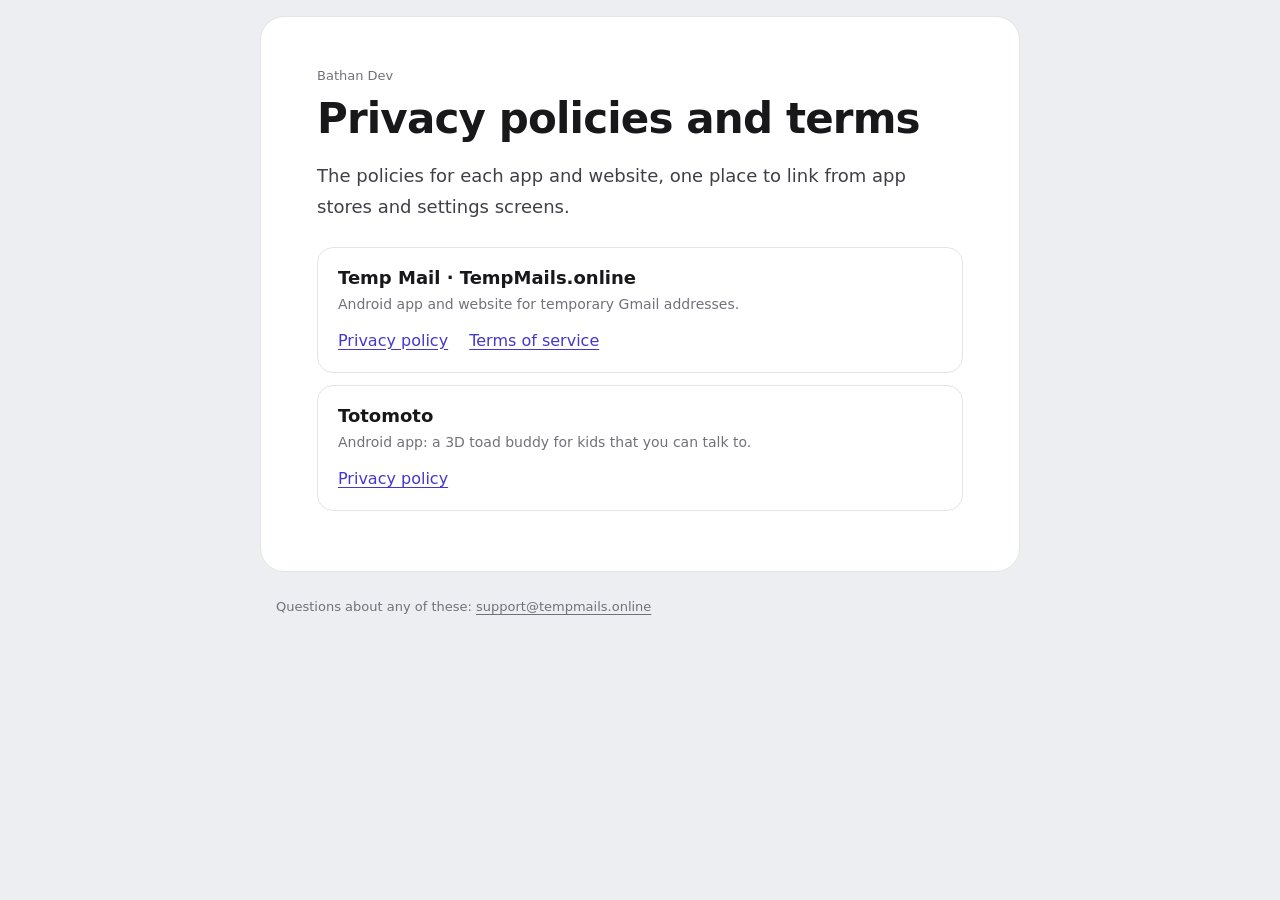
<file: index.html>
<!doctype html>
<html lang="en">
<head>
<meta charset="utf-8">
<meta name="viewport" content="width=device-width, initial-scale=1">
<title>Privacy policies and terms · Bathan Dev</title>
<meta name="description" content="Privacy policies and terms of service for the apps and websites made by Bathan Dev.">
<link rel="stylesheet" href="assets/style.css">
</head>
<body>
<main>
<p class="eyebrow">Bathan Dev</p>
<h1>Privacy policies and terms</h1>
<p class="intro">The policies for each app and website, one place to link from app stores and settings screens.</p>
<ul class="apps">
  <li>
    <h2>Temp Mail · TempMails.online</h2>
    <p>Android app and website for temporary Gmail addresses.</p>
    <a href="tempmails/privacy-policy.html">Privacy policy</a>
    <a href="tempmails/terms.html">Terms of service</a>
  </li>
  <li>
    <h2>Totomoto</h2>
    <p>Android app: a 3D toad buddy for kids that you can talk to.</p>
    <a href="totomoto/privacy-policy.html">Privacy policy</a>
  </li>
</ul>
</main>
<footer><p>Questions about any of these: <a href="mailto:support@tempmails.online">support@tempmails.online</a></p></footer>
</body>
</html>
</file>
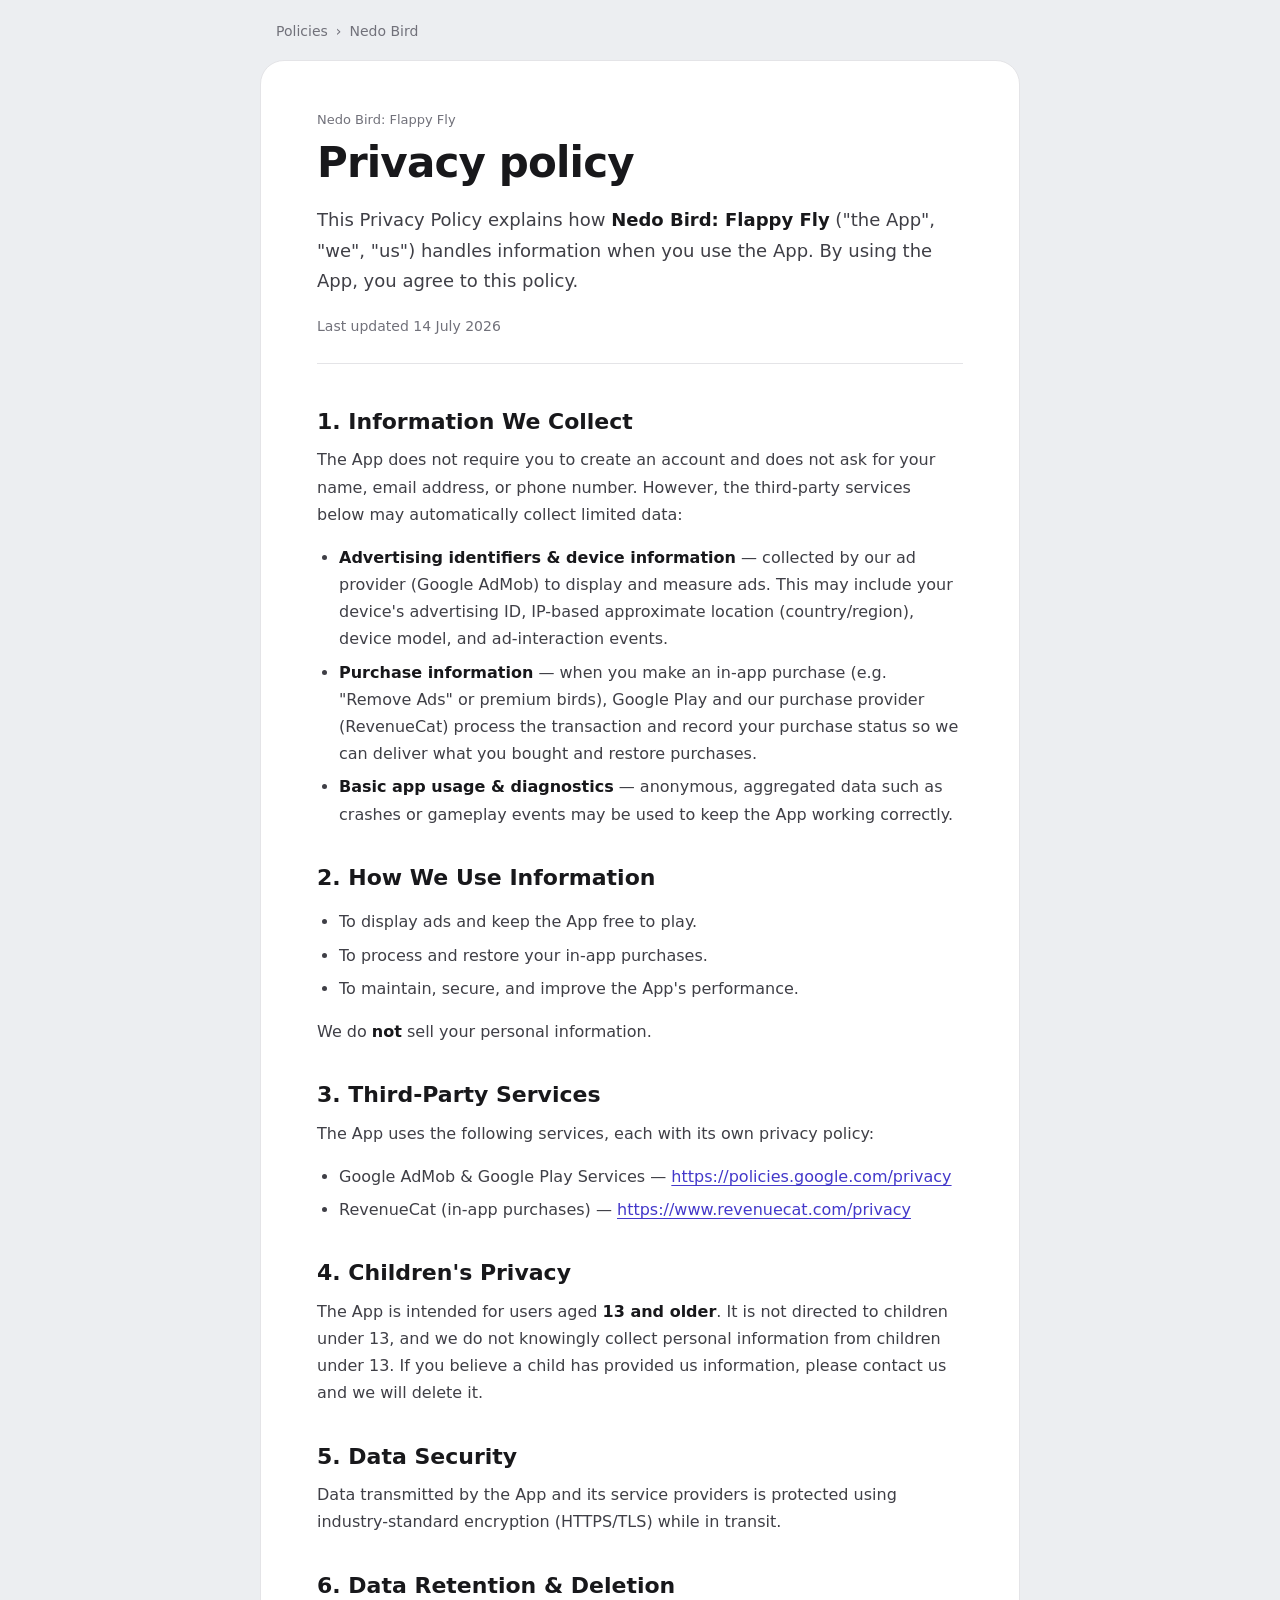
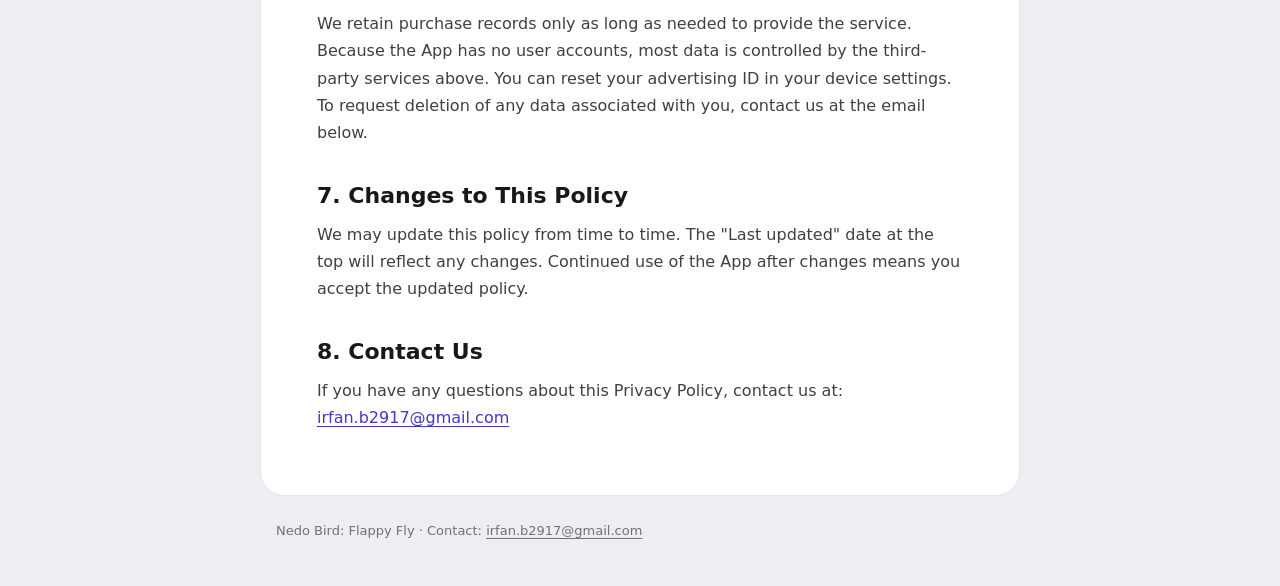
<file: nedobird/privacy-policy.html>
<!doctype html>
<html lang="en">
<head>
<meta charset="utf-8">
<meta name="viewport" content="width=device-width, initial-scale=1">
<title>Privacy policy · Nedo Bird: Flappy Fly</title>
<meta name="description" content="How Nedo Bird: Flappy Fly handles information when you use the App: no accounts, ads from Google AdMob, and in-app purchases through Google Play and RevenueCat.">
<link rel="stylesheet" href="../assets/style.css">
</head>
<body>
<header class="top"><a href="../index.html">Policies</a><span>›</span><span>Nedo Bird</span></header>
<main>
<p class="eyebrow">Nedo Bird: Flappy Fly</p>
<h1>Privacy policy</h1>
<p class="intro">This Privacy Policy explains how <strong>Nedo Bird: Flappy Fly</strong> ("the App", "we", "us") handles information when you use the App. By using the App, you agree to this policy.</p>
<p class="updated">Last updated <time datetime="2026-07-14">14 July 2026</time></p>
<article>
<h2>1. Information We Collect</h2>
<p>The App does not require you to create an account and does not ask for your name, email address, or phone number. However, the third-party services below may automatically collect limited data:</p>
<ul>
  <li><strong>Advertising identifiers &amp; device information</strong> — collected by our ad provider (Google AdMob) to display and measure ads. This may include your device's advertising ID, IP-based approximate location (country/region), device model, and ad-interaction events.</li>
  <li><strong>Purchase information</strong> — when you make an in-app purchase (e.g. "Remove Ads" or premium birds), Google Play and our purchase provider (RevenueCat) process the transaction and record your purchase status so we can deliver what you bought and restore purchases.</li>
  <li><strong>Basic app usage &amp; diagnostics</strong> — anonymous, aggregated data such as crashes or gameplay events may be used to keep the App working correctly.</li>
</ul>

<h2>2. How We Use Information</h2>
<ul>
  <li>To display ads and keep the App free to play.</li>
  <li>To process and restore your in-app purchases.</li>
  <li>To maintain, secure, and improve the App's performance.</li>
</ul>
<p>We do <strong>not</strong> sell your personal information.</p>

<h2>3. Third-Party Services</h2>
<p>The App uses the following services, each with its own privacy policy:</p>
<ul>
  <li>Google AdMob &amp; Google Play Services — <a href="https://policies.google.com/privacy" rel="noopener">https://policies.google.com/privacy</a></li>
  <li>RevenueCat (in-app purchases) — <a href="https://www.revenuecat.com/privacy" rel="noopener">https://www.revenuecat.com/privacy</a></li>
</ul>

<h2>4. Children's Privacy</h2>
<p>The App is intended for users aged <strong>13 and older</strong>. It is not directed to children under 13, and we do not knowingly collect personal information from children under 13. If you believe a child has provided us information, please contact us and we will delete it.</p>

<h2>5. Data Security</h2>
<p>Data transmitted by the App and its service providers is protected using industry-standard encryption (HTTPS/TLS) while in transit.</p>

<h2>6. Data Retention &amp; Deletion</h2>
<p>We retain purchase records only as long as needed to provide the service. Because the App has no user accounts, most data is controlled by the third-party services above. You can reset your advertising ID in your device settings. To request deletion of any data associated with you, contact us at the email below.</p>

<h2>7. Changes to This Policy</h2>
<p>We may update this policy from time to time. The "Last updated" date at the top will reflect any changes. Continued use of the App after changes means you accept the updated policy.</p>

<h2>8. Contact Us</h2>
<p>If you have any questions about this Privacy Policy, contact us at:<br>
<a href="mailto:irfan.b2917@gmail.com">irfan.b2917@gmail.com</a></p>
</article>
</main>
<footer>
<p>Nedo Bird: Flappy Fly · Contact: <a href="mailto:irfan.b2917@gmail.com">irfan.b2917@gmail.com</a></p>
</footer>
</body>
</html>
</file>
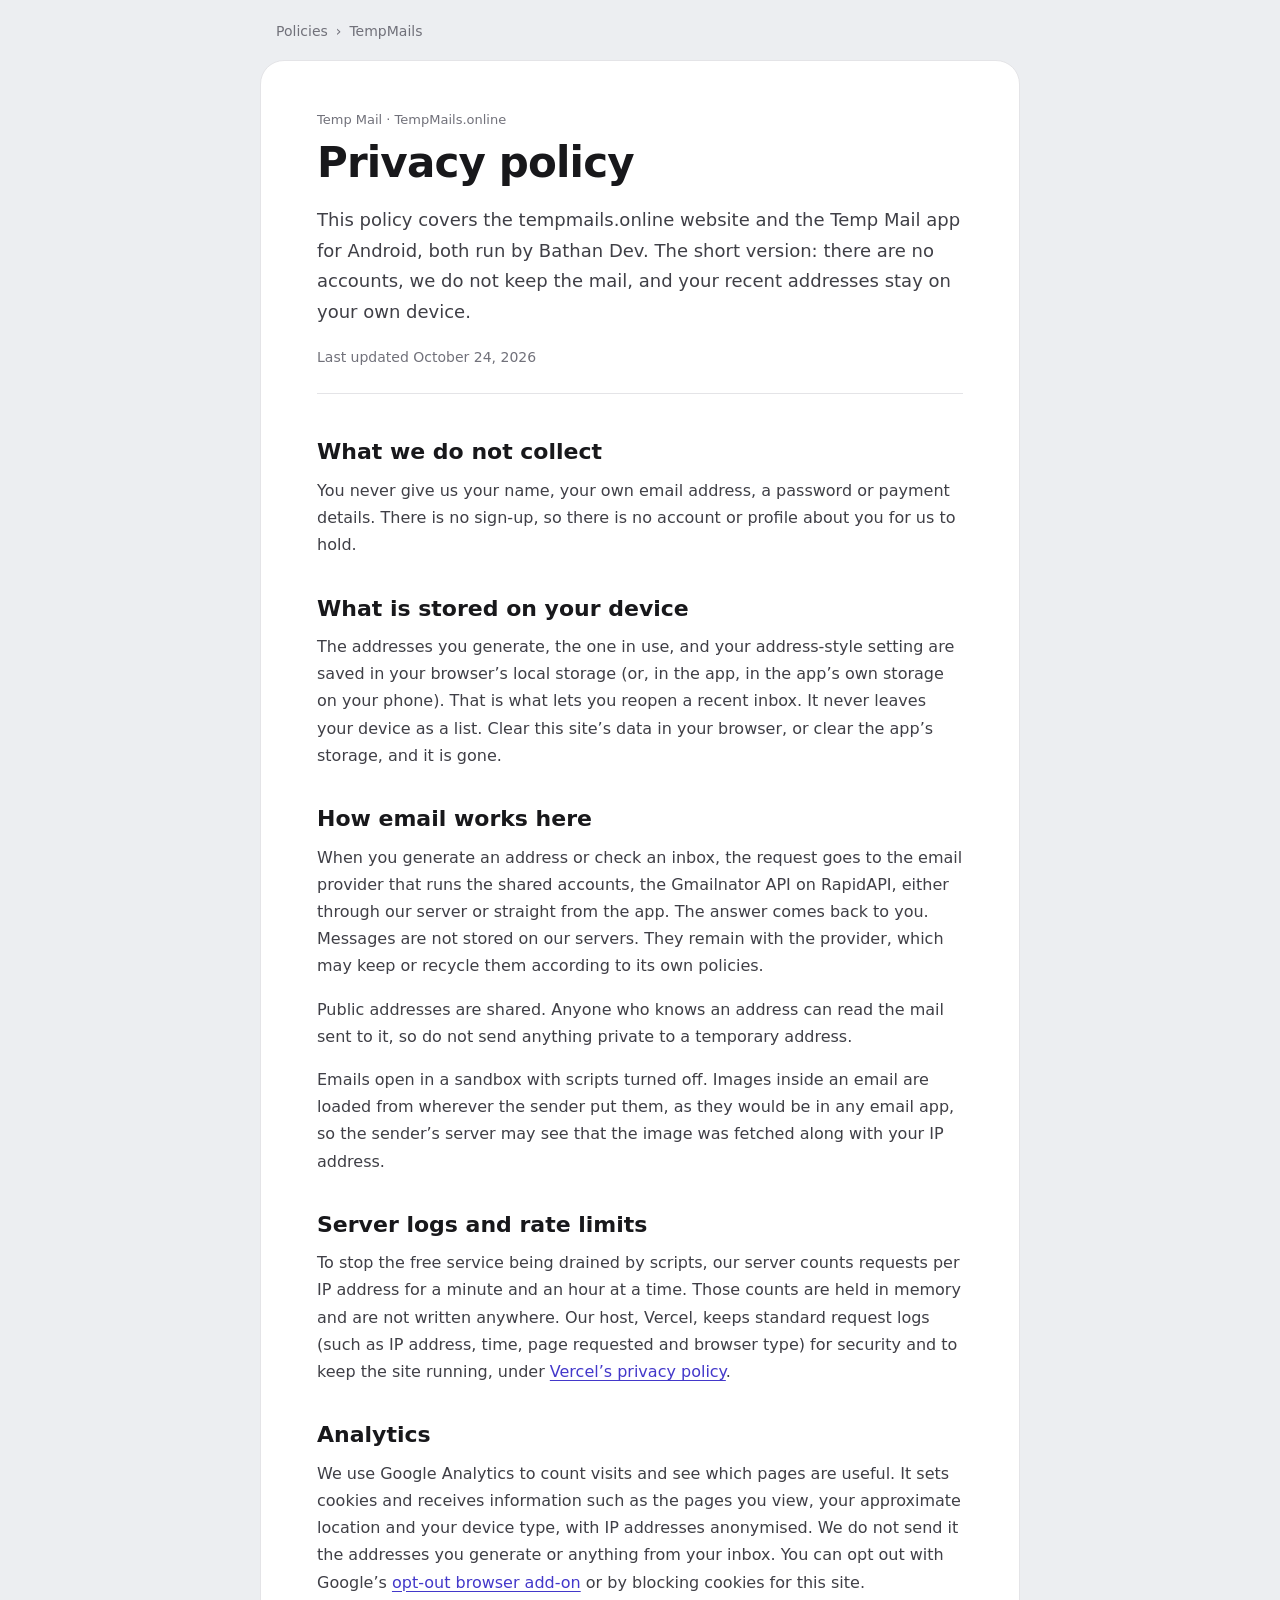
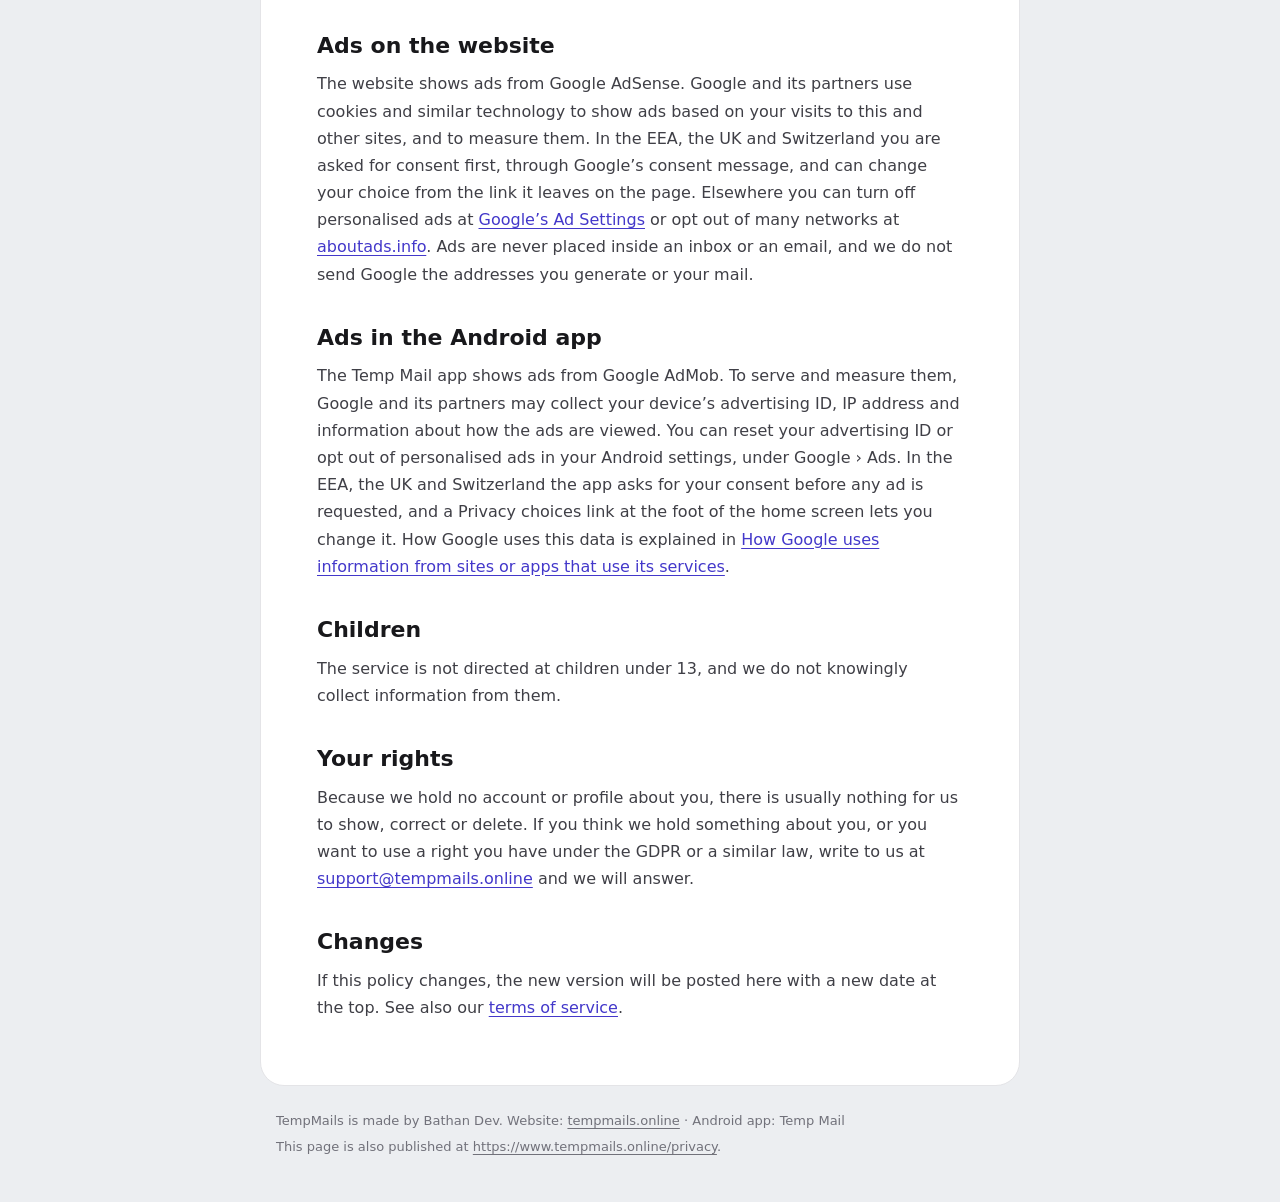
<file: tempmails/privacy-policy.html>
<!doctype html>
<html lang="en">
<head>
<meta charset="utf-8">
<meta name="viewport" content="width=device-width, initial-scale=1">
<title>Privacy policy · TempMails</title>
<meta name="description" content="This policy covers the tempmails.online website and the Temp Mail app for Android, both run by Bathan Dev. The short version: there are no accounts, we do not keep the mail, and your recent addresses stay on your own device.">
<!-- The same text lives on the website, which is the version search engines should show. -->
<link rel="canonical" href="https://www.tempmails.online/privacy">
<link rel="stylesheet" href="../assets/style.css">
</head>
<body>
<header class="top"><a href="../index.html">Policies</a><span>›</span><a href="https://www.tempmails.online">TempMails</a></header>
<main>
<p class="eyebrow">Temp Mail · TempMails.online</p>
<h1>Privacy policy</h1>
<p class="intro">This policy covers the tempmails.online website and the Temp Mail app for Android, both run by Bathan Dev. The short version: there are no accounts, we do not keep the mail, and your recent addresses stay on your own device.</p>
<p class="updated">Last updated <time datetime="2026-10-24">October 24, 2026</time></p>
<article>
<h2>What we do not collect</h2><p>You never give us your name, your own email address, a password or payment details. There is no sign-up, so there is no account or profile about you for us to hold.</p><h2>What is stored on your device</h2><p>The addresses you generate, the one in use, and your address-style setting are saved in your browser’s local storage (or, in the app, in the app’s own storage on your phone). That is what lets you reopen a recent inbox. It never leaves your device as a list. Clear this site’s data in your browser, or clear the app’s storage, and it is gone.</p><h2>How email works here</h2><p>When you generate an address or check an inbox, the request goes to the email provider that runs the shared accounts, the Gmailnator API on RapidAPI, either through our server or straight from the app. The answer comes back to you. Messages are not stored on our servers. They remain with the provider, which may keep or recycle them according to its own policies.</p><p>Public addresses are shared. Anyone who knows an address can read the mail sent to it, so do not send anything private to a temporary address.</p><p>Emails open in a sandbox with scripts turned off. Images inside an email are loaded from wherever the sender put them, as they would be in any email app, so the sender’s server may see that the image was fetched along with your IP address.</p><h2>Server logs and rate limits</h2><p>To stop the free service being drained by scripts, our server counts requests per IP address for a minute and an hour at a time. Those counts are held in memory and are not written anywhere. Our host, Vercel, keeps standard request logs (such as IP address, time, page requested and browser type) for security and to keep the site running, under <a href="https://vercel.com/legal/privacy-policy" rel="noopener">Vercel’s privacy policy</a>.</p><h2>Analytics</h2><p>We use Google Analytics to count visits and see which pages are useful. It sets cookies and receives information such as the pages you view, your approximate location and your device type, with IP addresses anonymised. We do not send it the addresses you generate or anything from your inbox. You can opt out with Google’s <a href="https://tools.google.com/dlpage/gaoptout" rel="noopener">opt-out browser add-on</a> or by blocking cookies for this site.</p><h2>Ads on the website</h2><p>The website shows ads from Google AdSense. Google and its partners use cookies and similar technology to show ads based on your visits to this and other sites, and to measure them. In the EEA, the UK and Switzerland you are asked for consent first, through Google’s consent message, and can change your choice from the link it leaves on the page. Elsewhere you can turn off personalised ads at <a href="https://adssettings.google.com" rel="noopener">Google’s Ad Settings</a> or opt out of many networks at <a href="https://www.aboutads.info/choices/" rel="noopener">aboutads.info</a>. Ads are never placed inside an inbox or an email, and we do not send Google the addresses you generate or your mail.</p><h2>Ads in the Android app</h2><p>The Temp Mail app shows ads from Google AdMob. To serve and measure them, Google and its partners may collect your device’s advertising ID, IP address and information about how the ads are viewed. You can reset your advertising ID or opt out of personalised ads in your Android settings, under Google › Ads. In the EEA, the UK and Switzerland the app asks for your consent before any ad is requested, and a Privacy choices link at the foot of the home screen lets you change it. How Google uses this data is explained in <a href="https://policies.google.com/technologies/partner-sites" rel="noopener">How Google uses information from sites or apps that use its services</a>.</p><h2>Children</h2><p>The service is not directed at children under 13, and we do not knowingly collect information from them.</p><h2>Your rights</h2><p>Because we hold no account or profile about you, there is usually nothing for us to show, correct or delete. If you think we hold something about you, or you want to use a right you have under the GDPR or a similar law, write to us at <a href="mailto:support@tempmails.online">support@tempmails.online</a> and we will answer.</p><h2>Changes</h2><p>If this policy changes, the new version will be posted here with a new date at the top. See also our <a href="terms.html">terms of service</a>.</p>
</article>
</main>
<footer>
<p>TempMails is made by Bathan Dev. Website: <a href="https://www.tempmails.online">tempmails.online</a> · Android app: Temp Mail</p>
<p>This page is also published at <a href="https://www.tempmails.online/privacy">https://www.tempmails.online/privacy</a>.</p>
</footer>
</body>
</html>
</file>
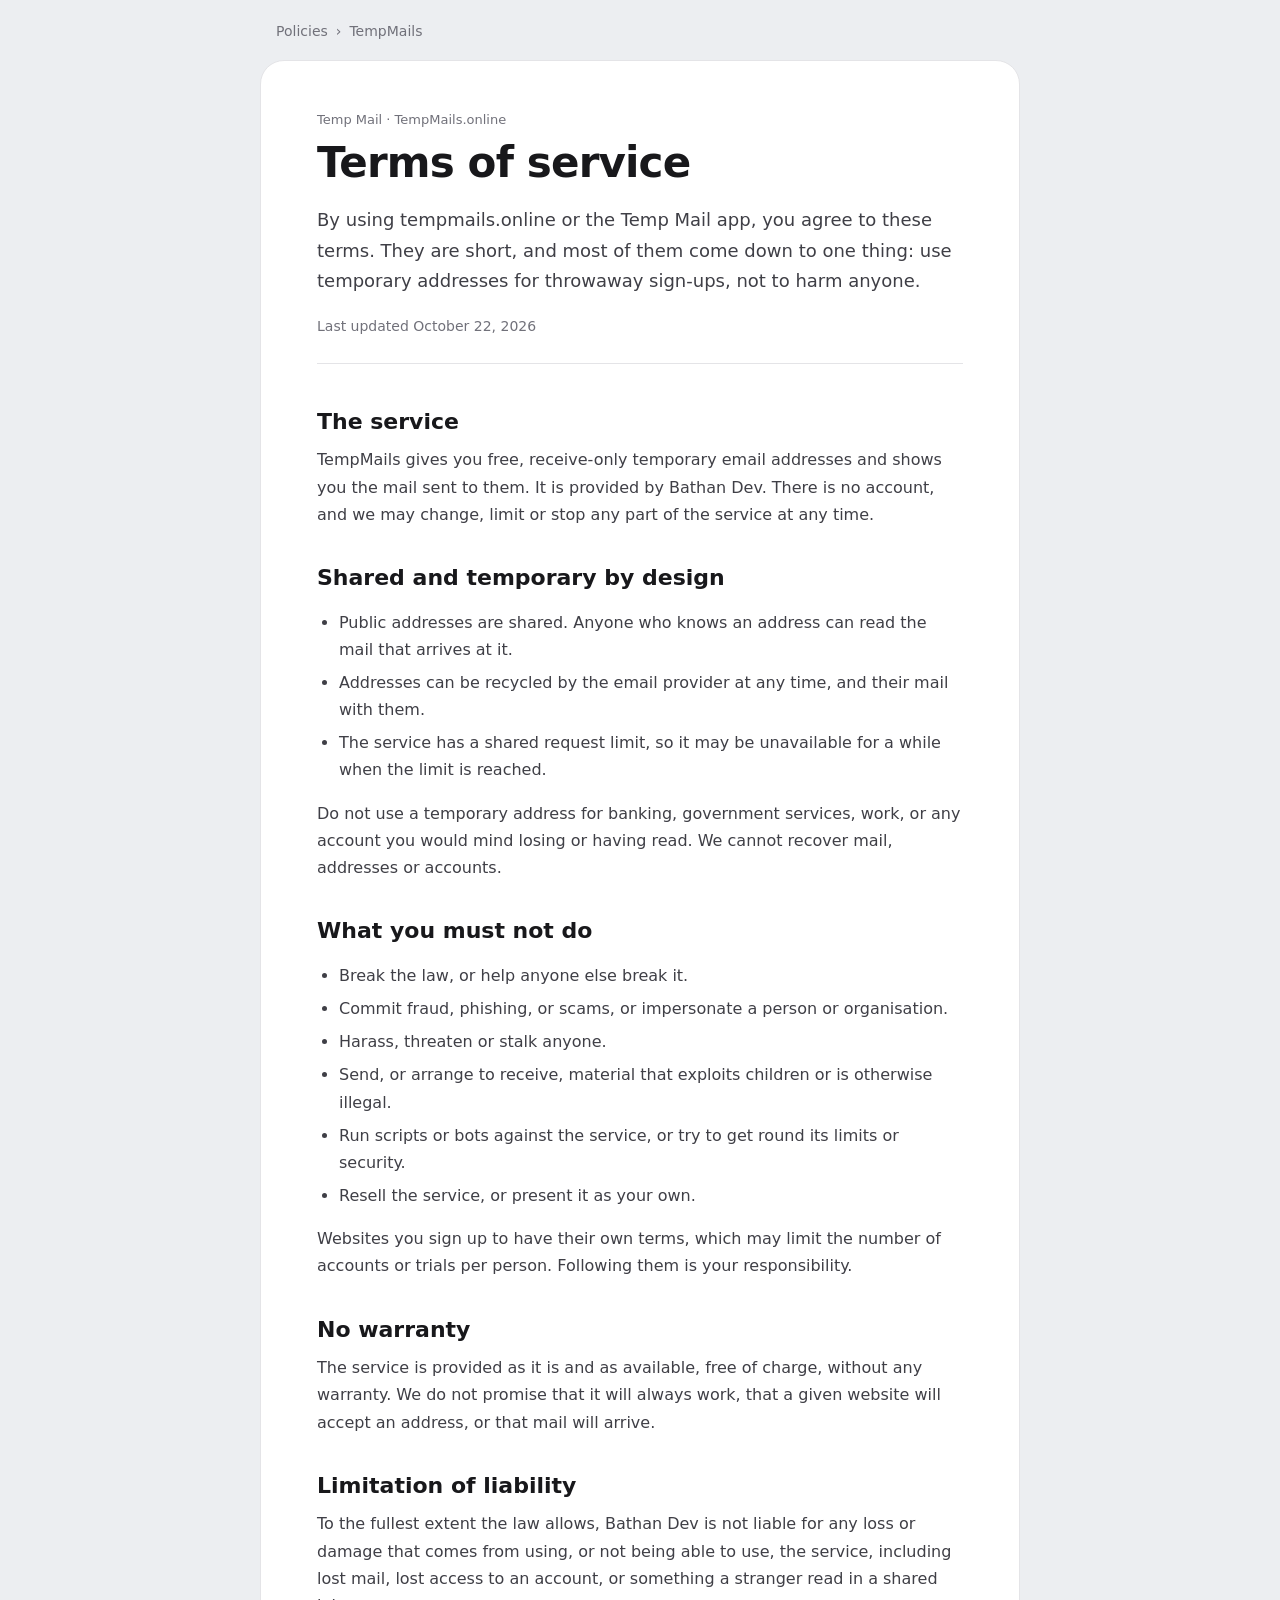
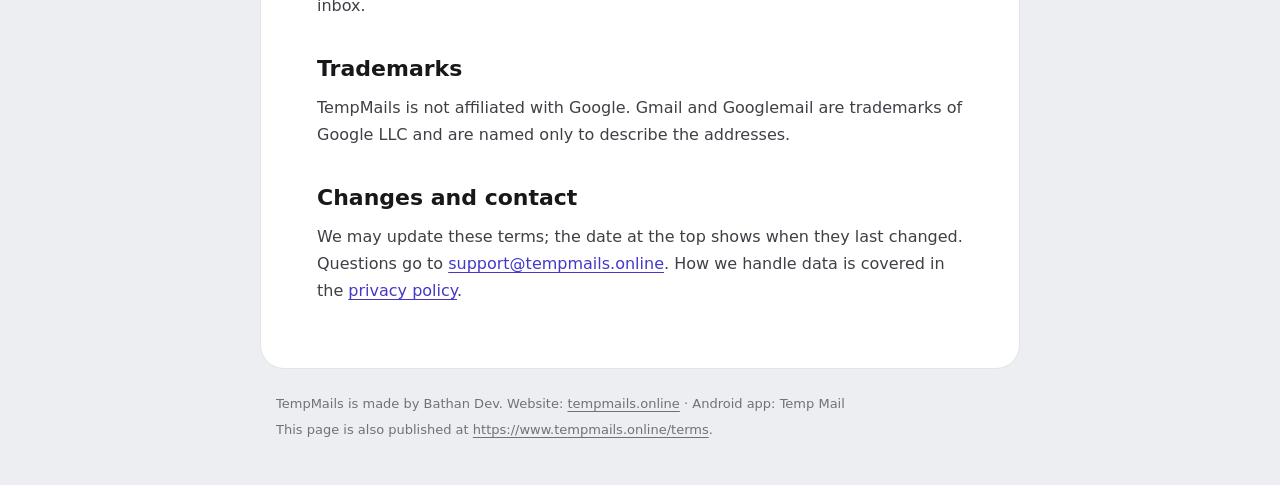
<file: tempmails/terms.html>
<!doctype html>
<html lang="en">
<head>
<meta charset="utf-8">
<meta name="viewport" content="width=device-width, initial-scale=1">
<title>Terms of service · TempMails</title>
<meta name="description" content="By using tempmails.online or the Temp Mail app, you agree to these terms. They are short, and most of them come down to one thing: use temporary addresses for throwaway sign-ups, not to harm anyone.">
<!-- The same text lives on the website, which is the version search engines should show. -->
<link rel="canonical" href="https://www.tempmails.online/terms">
<link rel="stylesheet" href="../assets/style.css">
</head>
<body>
<header class="top"><a href="../index.html">Policies</a><span>›</span><a href="https://www.tempmails.online">TempMails</a></header>
<main>
<p class="eyebrow">Temp Mail · TempMails.online</p>
<h1>Terms of service</h1>
<p class="intro">By using tempmails.online or the Temp Mail app, you agree to these terms. They are short, and most of them come down to one thing: use temporary addresses for throwaway sign-ups, not to harm anyone.</p>
<p class="updated">Last updated <time datetime="2026-10-22">October 22, 2026</time></p>
<article>
<h2>The service</h2><p>TempMails gives you free, receive-only temporary email addresses and shows you the mail sent to them. It is provided by Bathan Dev. There is no account, and we may change, limit or stop any part of the service at any time.</p><h2>Shared and temporary by design</h2><ul><li>Public addresses are shared. Anyone who knows an address can read the mail that arrives at it.</li><li>Addresses can be recycled by the email provider at any time, and their mail with them.</li><li>The service has a shared request limit, so it may be unavailable for a while when the limit is reached.</li></ul><p>Do not use a temporary address for banking, government services, work, or any account you would mind losing or having read. We cannot recover mail, addresses or accounts.</p><h2>What you must not do</h2><ul><li>Break the law, or help anyone else break it.</li><li>Commit fraud, phishing, or scams, or impersonate a person or organisation.</li><li>Harass, threaten or stalk anyone.</li><li>Send, or arrange to receive, material that exploits children or is otherwise illegal.</li><li>Run scripts or bots against the service, or try to get round its limits or security.</li><li>Resell the service, or present it as your own.</li></ul><p>Websites you sign up to have their own terms, which may limit the number of accounts or trials per person. Following them is your responsibility.</p><h2>No warranty</h2><p>The service is provided as it is and as available, free of charge, without any warranty. We do not promise that it will always work, that a given website will accept an address, or that mail will arrive.</p><h2>Limitation of liability</h2><p>To the fullest extent the law allows, Bathan Dev is not liable for any loss or damage that comes from using, or not being able to use, the service, including lost mail, lost access to an account, or something a stranger read in a shared inbox.</p><h2>Trademarks</h2><p>TempMails is not affiliated with Google. Gmail and Googlemail are trademarks of Google LLC and are named only to describe the addresses.</p><h2>Changes and contact</h2><p>We may update these terms; the date at the top shows when they last changed. Questions go to <a href="mailto:support@tempmails.online">support@tempmails.online</a>. How we handle data is covered in the <a href="privacy-policy.html">privacy policy</a>.</p>
</article>
</main>
<footer>
<p>TempMails is made by Bathan Dev. Website: <a href="https://www.tempmails.online">tempmails.online</a> · Android app: Temp Mail</p>
<p>This page is also published at <a href="https://www.tempmails.online/terms">https://www.tempmails.online/terms</a>.</p>
</footer>
</body>
</html>
</file>
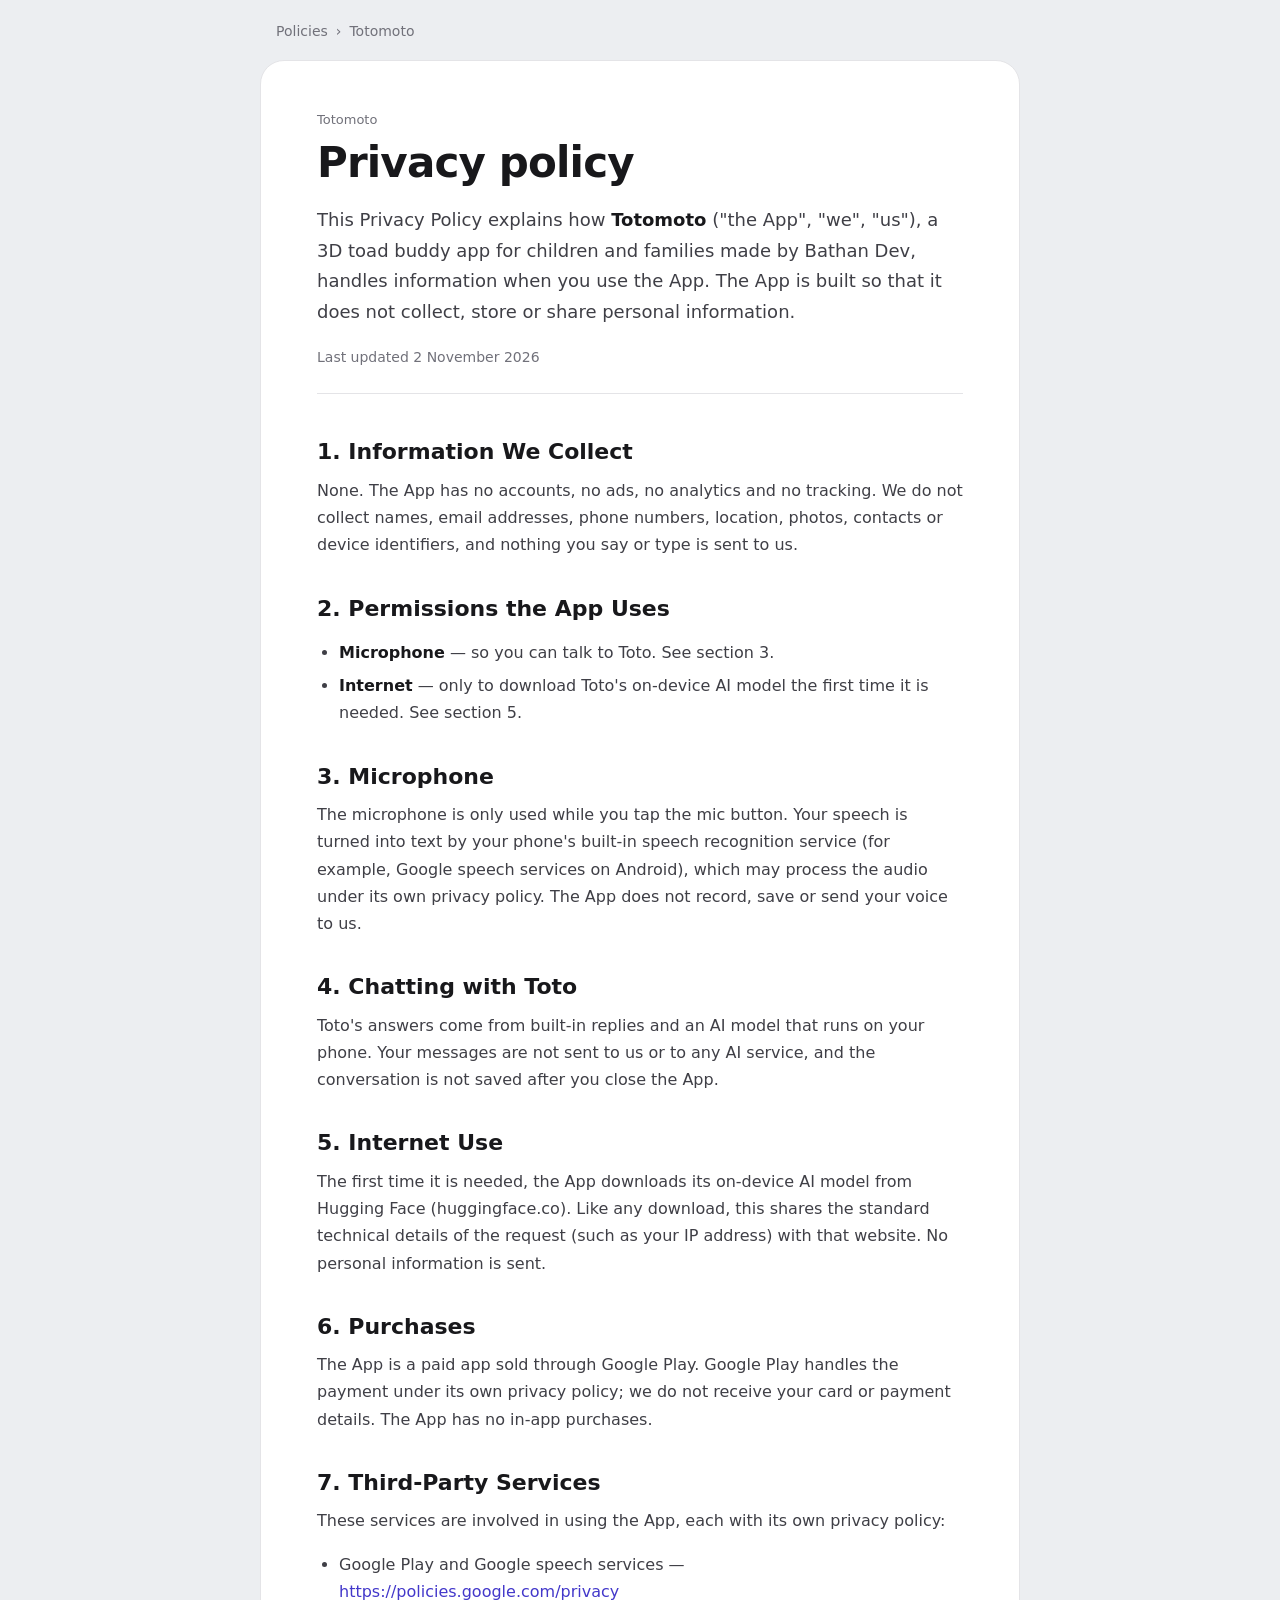
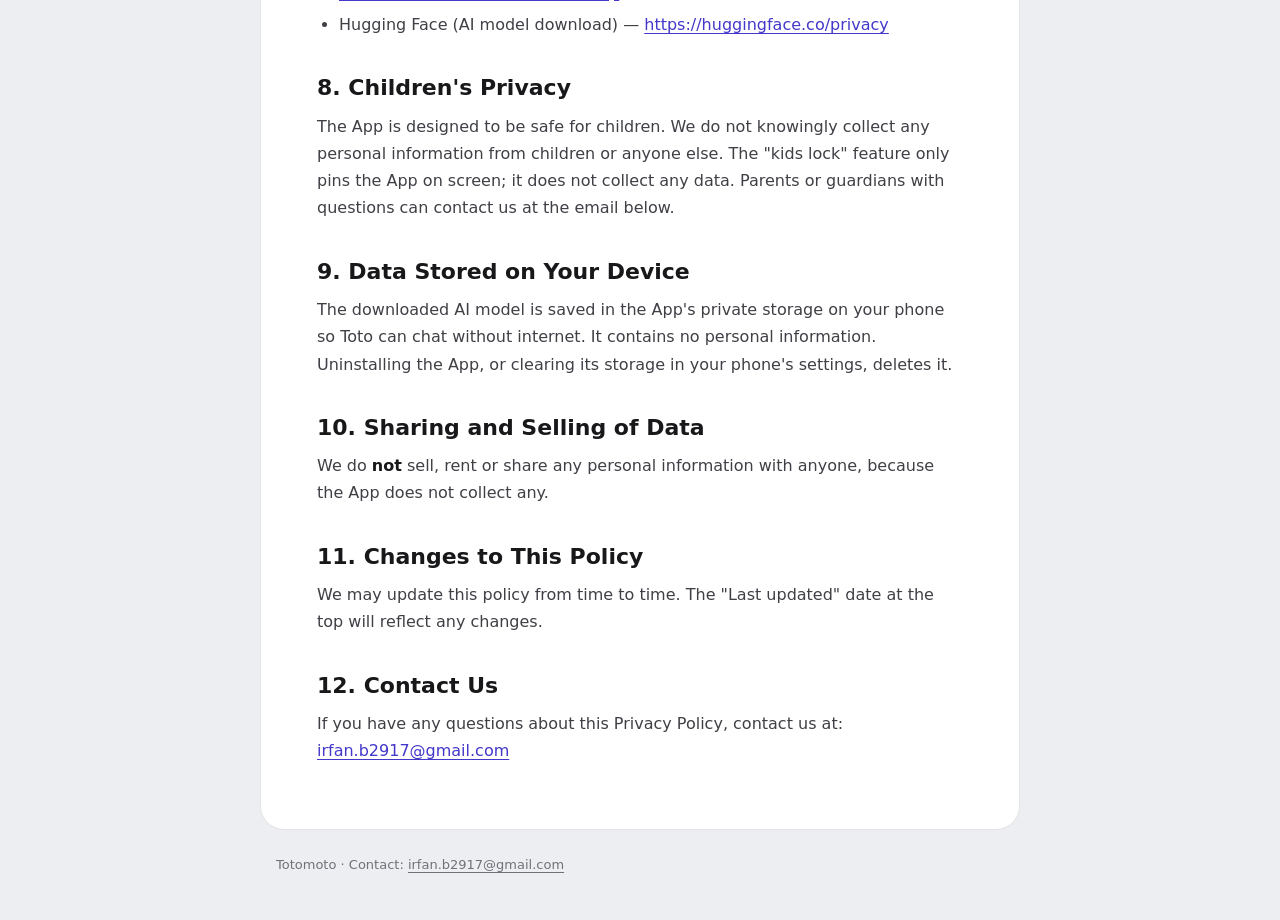
<file: totomoto/privacy-policy.html>
<!doctype html>
<html lang="en">
<head>
<meta charset="utf-8">
<meta name="viewport" content="width=device-width, initial-scale=1">
<title>Privacy policy · Totomoto</title>
<meta name="description" content="How Totomoto handles information when you use the App: no accounts, no ads, no tracking, and Toto's chat runs on your phone.">
<link rel="stylesheet" href="../assets/style.css">
</head>
<body>
<header class="top"><a href="../index.html">Policies</a><span>›</span><span>Totomoto</span></header>
<main>
<p class="eyebrow">Totomoto</p>
<h1>Privacy policy</h1>
<p class="intro">This Privacy Policy explains how <strong>Totomoto</strong> ("the App", "we", "us"), a 3D toad buddy app for children and families made by Bathan Dev, handles information when you use the App. The App is built so that it does not collect, store or share personal information.</p>
<p class="updated">Last updated <time datetime="2026-11-02">2 November 2026</time></p>
<article>
<h2>1. Information We Collect</h2>
<p>None. The App has no accounts, no ads, no analytics and no tracking. We do not collect names, email addresses, phone numbers, location, photos, contacts or device identifiers, and nothing you say or type is sent to us.</p>

<h2>2. Permissions the App Uses</h2>
<ul>
  <li><strong>Microphone</strong> — so you can talk to Toto. See section 3.</li>
  <li><strong>Internet</strong> — only to download Toto's on-device AI model the first time it is needed. See section 5.</li>
</ul>

<h2>3. Microphone</h2>
<p>The microphone is only used while you tap the mic button. Your speech is turned into text by your phone's built-in speech recognition service (for example, Google speech services on Android), which may process the audio under its own privacy policy. The App does not record, save or send your voice to us.</p>

<h2>4. Chatting with Toto</h2>
<p>Toto's answers come from built-in replies and an AI model that runs on your phone. Your messages are not sent to us or to any AI service, and the conversation is not saved after you close the App.</p>

<h2>5. Internet Use</h2>
<p>The first time it is needed, the App downloads its on-device AI model from Hugging Face (huggingface.co). Like any download, this shares the standard technical details of the request (such as your IP address) with that website. No personal information is sent.</p>

<h2>6. Purchases</h2>
<p>The App is a paid app sold through Google Play. Google Play handles the payment under its own privacy policy; we do not receive your card or payment details. The App has no in-app purchases.</p>

<h2>7. Third-Party Services</h2>
<p>These services are involved in using the App, each with its own privacy policy:</p>
<ul>
  <li>Google Play and Google speech services — <a href="https://policies.google.com/privacy" rel="noopener">https://policies.google.com/privacy</a></li>
  <li>Hugging Face (AI model download) — <a href="https://huggingface.co/privacy" rel="noopener">https://huggingface.co/privacy</a></li>
</ul>

<h2>8. Children's Privacy</h2>
<p>The App is designed to be safe for children. We do not knowingly collect any personal information from children or anyone else. The "kids lock" feature only pins the App on screen; it does not collect any data. Parents or guardians with questions can contact us at the email below.</p>

<h2>9. Data Stored on Your Device</h2>
<p>The downloaded AI model is saved in the App's private storage on your phone so Toto can chat without internet. It contains no personal information. Uninstalling the App, or clearing its storage in your phone's settings, deletes it.</p>

<h2>10. Sharing and Selling of Data</h2>
<p>We do <strong>not</strong> sell, rent or share any personal information with anyone, because the App does not collect any.</p>

<h2>11. Changes to This Policy</h2>
<p>We may update this policy from time to time. The "Last updated" date at the top will reflect any changes.</p>

<h2>12. Contact Us</h2>
<p>If you have any questions about this Privacy Policy, contact us at:<br>
<a href="mailto:irfan.b2917@gmail.com">irfan.b2917@gmail.com</a></p>
</article>
</main>
<footer>
<p>Totomoto · Contact: <a href="mailto:irfan.b2917@gmail.com">irfan.b2917@gmail.com</a></p>
</footer>
</body>
</html>
</file>
<file: assets/style.css>
/* Shared by every policy page: plain, readable, light and dark. */
:root {
  --bg: #eceef1;
  --card: #ffffff;
  --ink: #18181b;
  --text: #3f3f46;
  --muted: #71717a;
  --line: #e4e4e7;
  --link: #4338ca;
  color-scheme: light dark;
}
@media (prefers-color-scheme: dark) {
  :root {
    --bg: #111113;
    --card: #1c1c1f;
    --ink: #f4f4f5;
    --text: #d4d4d8;
    --muted: #a1a1aa;
    --line: #2e2e33;
    --link: #a5b4fc;
  }
}
* { box-sizing: border-box; }
body {
  margin: 0;
  background: var(--bg);
  color: var(--text);
  font: 16px/1.7 system-ui, -apple-system, "Segoe UI", Roboto, sans-serif;
  -webkit-text-size-adjust: 100%;
}
a { color: var(--link); text-underline-offset: 3px; }
.top {
  max-width: 760px;
  margin: 0 auto;
  padding: 20px 16px 0;
  display: flex;
  gap: 8px;
  font-size: 14px;
  color: var(--muted);
}
.top a { color: var(--muted); text-decoration: none; }
.top a:hover { color: var(--ink); }
main {
  width: min(760px, calc(100% - 24px));
  margin: 16px auto 0;
  padding: 32px 20px;
  background: var(--card);
  border: 1px solid var(--line);
  border-radius: 24px;
}
@media (min-width: 800px) { main { padding: 48px 56px; } }
.eyebrow { margin: 0; font-size: 13px; color: var(--muted); }
h1 { margin: 8px 0 0; color: var(--ink); font-size: clamp(30px, 6vw, 42px); line-height: 1.15; font-weight: 600; letter-spacing: -0.02em; }
.intro { font-size: 18px; color: var(--text); }
.updated { font-size: 14px; color: var(--muted); }
article { border-top: 1px solid var(--line); margin-top: 24px; padding-top: 8px; }
h2 { margin: 36px 0 0; color: var(--ink); font-size: 22px; line-height: 1.3; font-weight: 600; }
h2 + p { margin-top: 10px; }
ul { padding-left: 22px; }
li { margin: 6px 0; }
strong { color: var(--ink); font-weight: 600; }
footer {
  max-width: 760px;
  margin: 0 auto;
  padding: 20px 16px 40px;
  font-size: 13px;
  color: var(--muted);
}
footer p { margin: 4px 0; }
footer a { color: var(--muted); }
.apps { list-style: none; padding: 0; margin: 24px 0 0; }
.apps li { border: 1px solid var(--line); border-radius: 16px; padding: 18px 20px; margin: 12px 0; }
.apps h2 { margin: 0; font-size: 18px; }
.apps p { margin: 4px 0 10px; color: var(--muted); font-size: 14px; }
.apps a { margin-right: 16px; font-weight: 500; }
</file>
